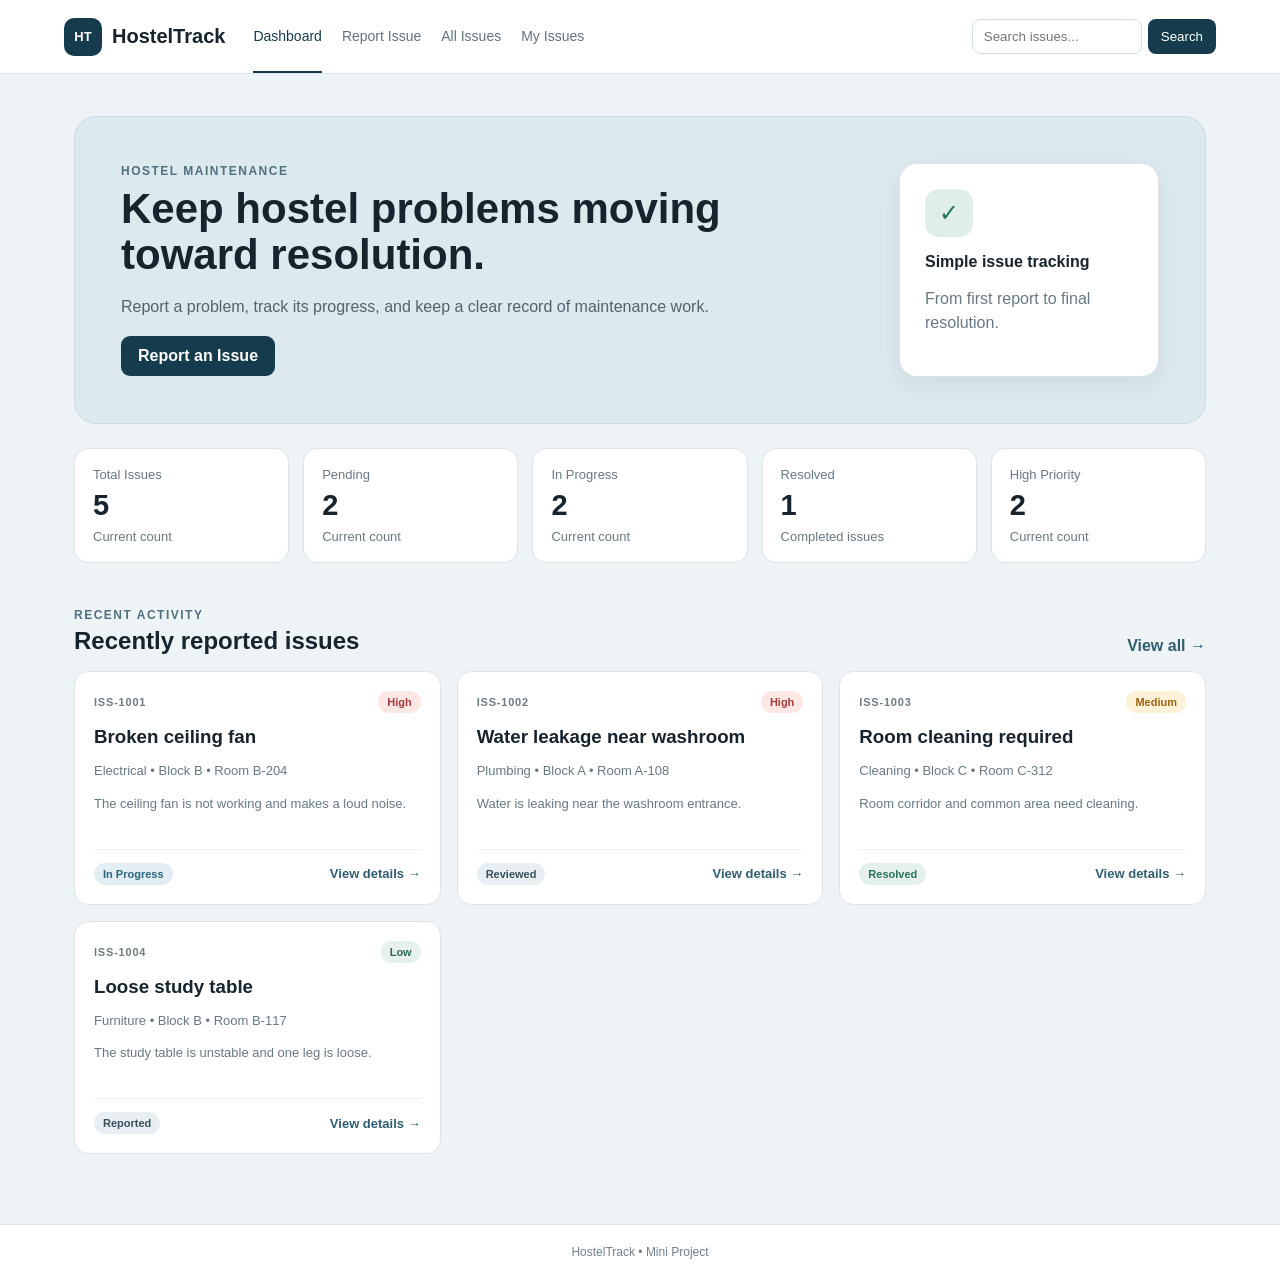
<file: index.html>
<!DOCTYPE html>
<html lang="en">
<head>
  <meta charset="UTF-8">
  <meta name="viewport" content="width=device-width, initial-scale=1.0">
  <title>HostelTrack | Dashboard</title>
  <link rel="stylesheet" href="css/style.css">
</head>
<body data-page="dashboard">
<header class="topbar">
  <a class="brand" href="index.html"><span class="brand-mark">HT</span><span>HostelTrack</span></a>
  <nav>
    <a class="active" href="index.html">Dashboard</a>
    <a href="report.html">Report Issue</a>
    <a href="issues.html">All Issues</a>
    <a href="my-issues.html">My Issues</a>
  </nav>
  <form class="nav-search" onsubmit="globalSearch(event)">
    <input id="globalSearch" type="search" placeholder="Search issues...">
    <button type="submit">Search</button>
  </form>
</header>

<main class="container">
  <section class="hero">
    <div>
      <p class="eyebrow">HOSTEL MAINTENANCE</p>
      <h1>Keep hostel problems moving toward resolution.</h1>
      <p class="hero-text">Report a problem, track its progress, and keep a clear record of maintenance work.</p>
      <a class="btn primary" href="report.html">Report an Issue</a>
    </div>
    <div class="hero-card">
      <span class="hero-icon">✓</span>
      <strong>Simple issue tracking</strong>
      <p>From first report to final resolution.</p>
    </div>
  </section>

  <section class="stats" id="stats"></section>

  <section class="section-head">
    <div>
      <p class="eyebrow">RECENT ACTIVITY</p>
      <h2>Recently reported issues</h2>
    </div>
    <a href="issues.html">View all →</a>
  </section>
  <section id="recentIssues" class="issue-grid"></section>
</main>

<footer>HostelTrack • Mini Project</footer>
<script src="js/data.js"></script>
<script src="js/script.js"></script>
</body>
</html>
</file>
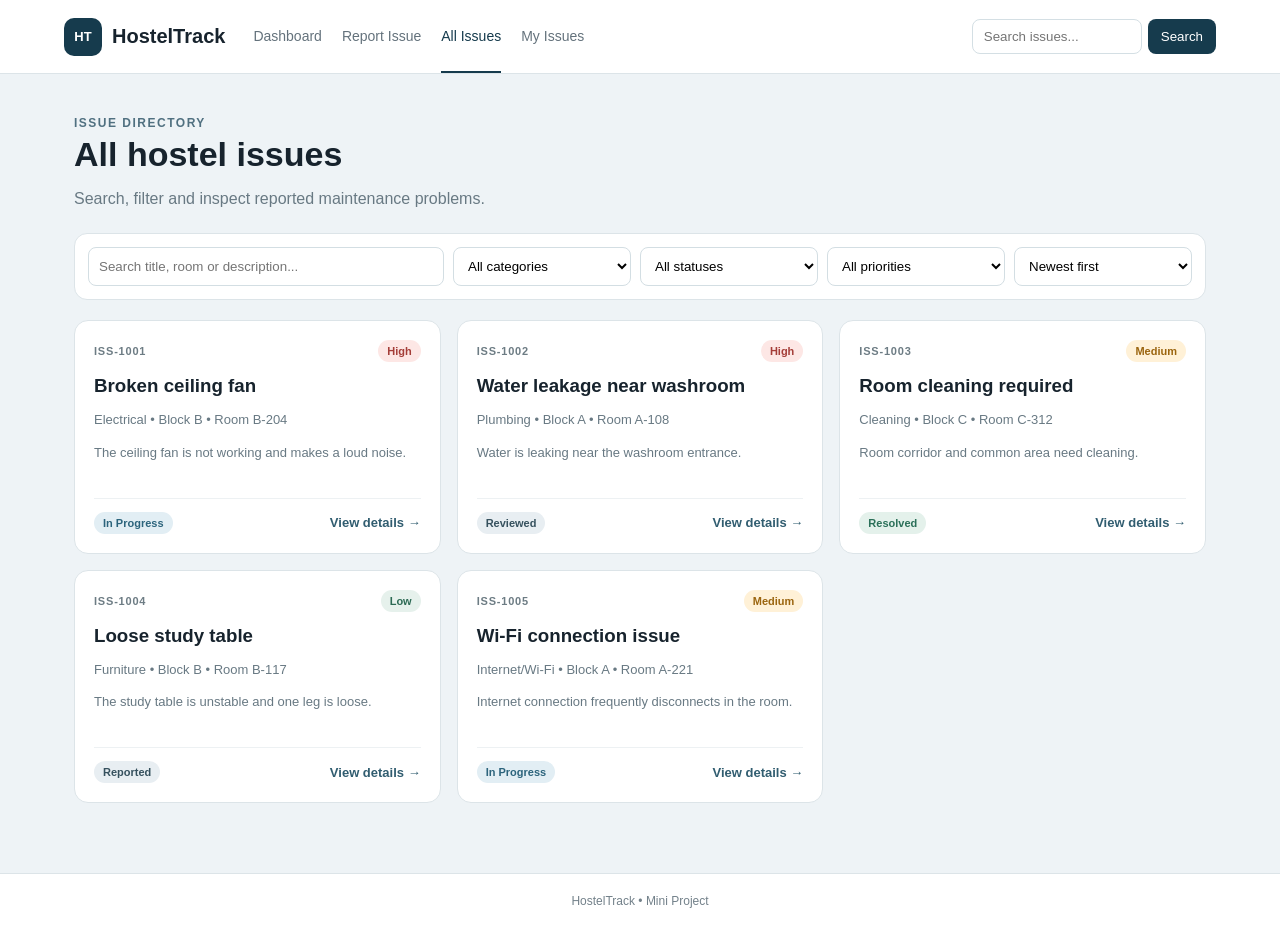
<file: issues.html>
<!DOCTYPE html>
<html lang="en">

<head>
    <meta charset="UTF-8">
    <meta name="viewport" content="width=device-width, initial-scale=1.0">
    <title>HostelTrack | All Issues</title>
    <link rel="stylesheet" href="css/style.css">
</head>
<body data-page="issues">
     <header class="topbar">
        <a class="brand" href="index.html">
            <span class="brand-mark">HT</span>
            <span>HostelTrack</span>
        </a>
     <nav>
        <a href="index.html">Dashboard</a>
        <a href="report.html">Report Issue</a>
        <a class="active" href="issues.html">All Issues</a>
        <a href="my-issues.html">My Issues</a></nav>
     <form class="nav-search" onsubmit="globalSearch(event)">
        <input id="globalSearch" type="search" placeholder="Search issues...">
        <button>Search</button>
    </form>
</header>
   <main class="container">
     <div class="page-title">
        <p class="eyebrow">ISSUE DIRECTORY</p>
        <h1>All hostel issues</h1>
        <p>Search, filter and inspect reported maintenance problems.</p>
    </div>
   <section class="filter-bar">
   <input id="issueSearch" type="search" placeholder="Search title, room or description...">
   <select id="categoryFilter">
    <option value="">All categories</option>
    <option>Electrical</option><option>Plumbing</option>
    <option>Cleaning</option><option>Furniture</option>
    <option>Internet/Wi-Fi</option><option>Other</option>
   </select>
   <select id="statusFilter">
    <option value="">All statuses</option>
    <option>Reported</option><option>Reviewed</option>
    <option>In Progress</option><option>Resolved</option>
  </select>
   <select id="priorityFilter">
    <option value="">All priorities</option>
    <option>Low</option><option>Medium</option>
    <option>High</option>
   </select>
   <select id="sortFilter">
    <option value="newest">Newest first</option>
    <option value="oldest">Oldest first</option>
   </select>
   </section>
   <section id="issueList" class="issue-grid"></section>
 </main>
<footer>HostelTrack • Mini Project</footer>
<script src="js/data.js"></script><script src="js/script.js"></script></body></html>
</file>
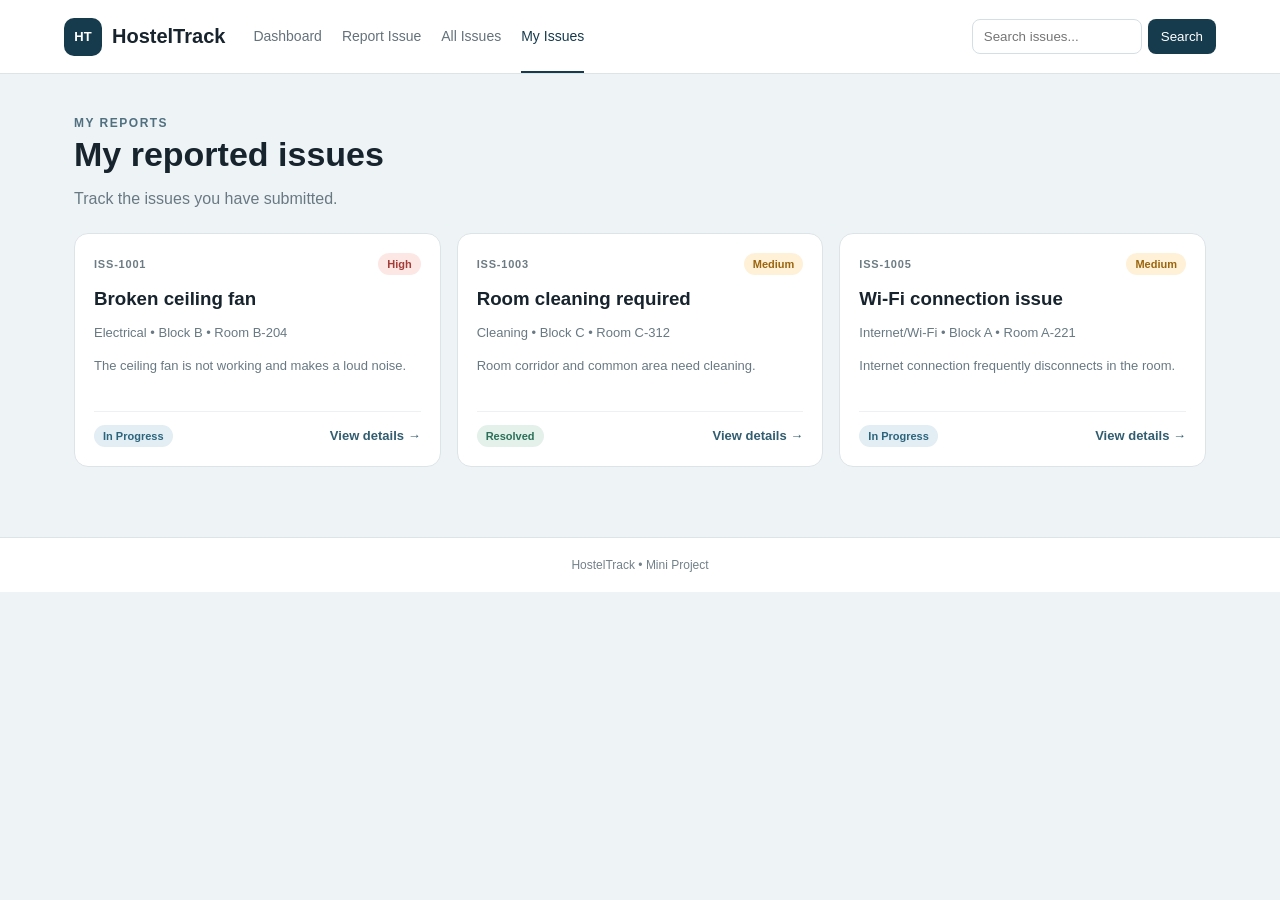
<file: my-issues.html>
<!DOCTYPE html>
<html lang="en">
<head>
    <meta charset="UTF-8">
    <meta name="viewport" content="width=device-width, initial-scale=1.0">
    <title>HostelTrack | My Issues</title>
    <link rel="stylesheet" href="css/style.css">
</head>
<body data-page="mine">
     <header class="topbar">
        <a class="brand" href="index.html">
            <span class="brand-mark">HT</span>
            <span>HostelTrack</span>
        </a>
      <nav>
        <a href="index.html">Dashboard</a>
        <a href="report.html">Report Issue</a>
        <a href="issues.html">All Issues</a>
        <a class="active" href="my-issues.html">My Issues</a>
    </nav>
   <form class="nav-search" onsubmit="globalSearch(event)">
    <input id="globalSearch" type="search" placeholder="Search issues...">
    <button>Search</button>
   </form>
</header>
   <main class="container">
     <div class="page-title">
        <p class="eyebrow">MY REPORTS</p>
        <h1>My reported issues</h1>
        <p>Track the issues you have submitted.</p>
    </div>
     <section id="myIssues" class="issue-grid"></section>
   </main>
<footer>HostelTrack • Mini Project</footer>
<script src="js/data.js"></script><script src="js/script.js"></script></body></html>
</file>
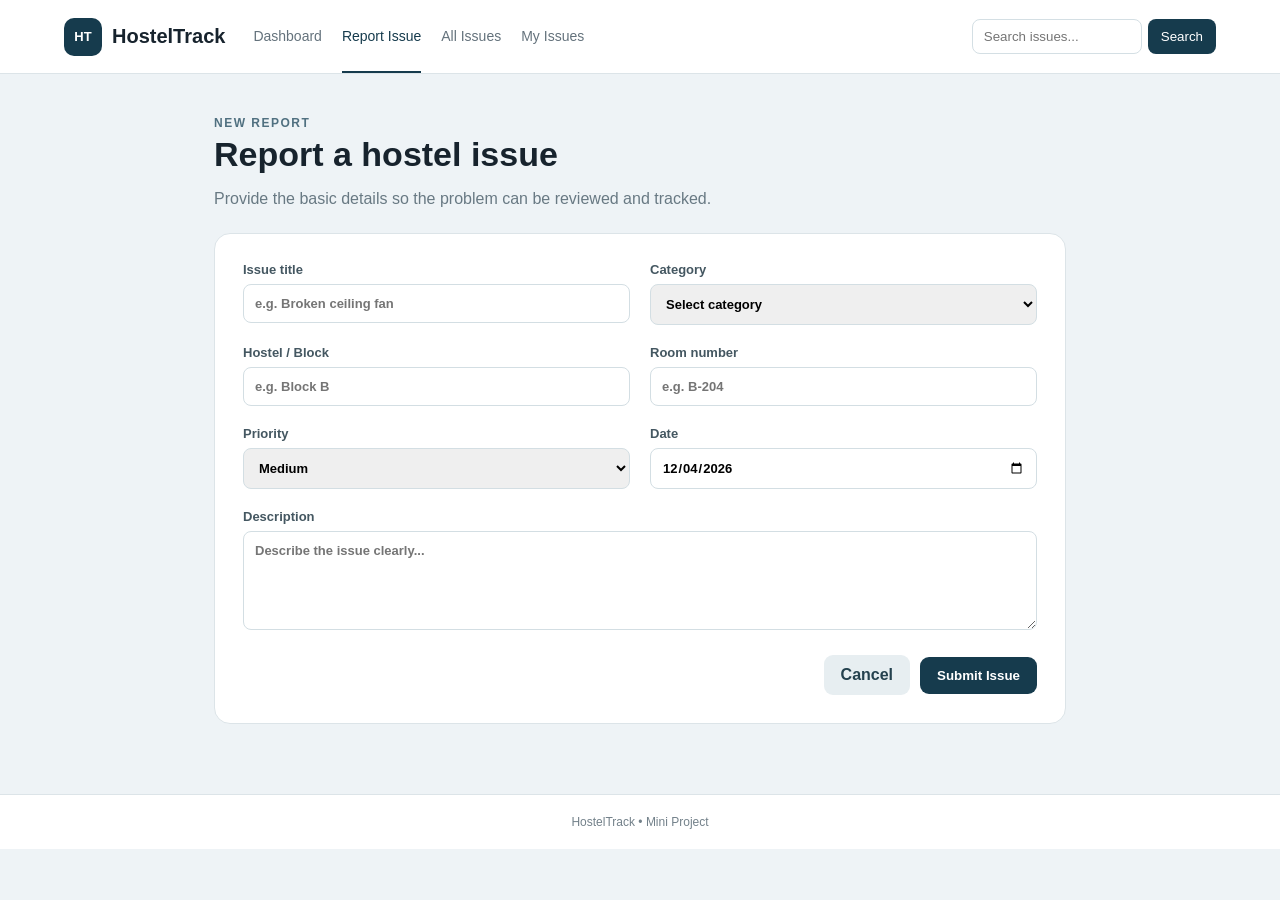
<file: report.html>
<!DOCTYPE html>
<html lang="en">
<head>
<meta charset="UTF-8"><meta name="viewport" content="width=device-width, initial-scale=1.0">
<title>HostelTrack | Report Issue</title><link rel="stylesheet" href="css/style.css">
</head>
<body data-page="report">
<header class="topbar">
<a class="brand" href="index.html"><span class="brand-mark">HT</span><span>HostelTrack</span></a>
<nav><a href="index.html">Dashboard</a><a class="active" href="report.html">Report Issue</a><a href="issues.html">All Issues</a><a href="my-issues.html">My Issues</a></nav>
<form class="nav-search" onsubmit="globalSearch(event)"><input id="globalSearch" type="search" placeholder="Search issues..."><button>Search</button></form>
</header>
<main class="container narrow">
<div class="page-title"><p class="eyebrow">NEW REPORT</p><h1>Report a hostel issue</h1><p>Provide the basic details so the problem can be reviewed and tracked.</p></div>
<form id="issueForm" class="form-card">
<div class="form-grid">
<label>Issue title<input name="title" required placeholder="e.g. Broken ceiling fan"></label>
<label>Category<select name="category" required><option value="">Select category</option><option>Electrical</option><option>Plumbing</option><option>Cleaning</option><option>Furniture</option><option>Internet/Wi-Fi</option><option>Other</option></select></label>
<label>Hostel / Block<input name="hostel" required placeholder="e.g. Block B"></label>
<label>Room number<input name="room" required placeholder="e.g. B-204"></label>
<label>Priority<select name="priority" required><option>Low</option><option selected>Medium</option><option>High</option></select></label>
<label>Date<input name="date" id="issueDate" type="date" required></label>
<label class="full">Description<textarea name="description" required rows="5" placeholder="Describe the issue clearly..."></textarea></label>
</div>
<div class="form-actions"><a class="btn secondary" href="index.html">Cancel</a><button class="btn primary" type="submit">Submit Issue</button></div>
</form>
</main>
<footer>HostelTrack • Mini Project</footer>
<script src="js/data.js"></script><script src="js/script.js"></script>
</body></html>
</file>
<file: css/style.css>
*{box-sizing:border-box}body{margin:0;font-family:Arial,Helvetica,sans-serif;background:#eef3f6;color:#17232d}a{text-decoration:none;color:inherit}.topbar{height:74px;background:#fff;border-bottom:1px solid #dce4e8;display:flex;align-items:center;padding:0 5%;gap:28px;position:sticky;top:0;z-index:5}.brand{display:flex;align-items:center;gap:10px;font-weight:800;font-size:20px;white-space:nowrap}.brand-mark{width:38px;height:38px;border-radius:10px;background:#163b4d;color:#fff;display:grid;place-items:center;font-size:13px}nav{display:flex;gap:20px;font-size:14px}nav a{padding:27px 0;color:#64727c;border-bottom:2px solid transparent}nav a:hover,nav a.active{color:#163b4d;border-color:#163b4d}.nav-search{margin-left:auto;display:flex;gap:6px}.nav-search input{width:170px;padding:9px 11px;border:1px solid #d4dfe4;border-radius:8px;outline:none}.nav-search button{border:0;background:#163b4d;color:#fff;border-radius:8px;padding:0 13px}.container{max-width:1180px;margin:0 auto;padding:42px 24px 70px}.narrow{max-width:900px}.hero{background:#dce9ee;border:1px solid #cbdce2;border-radius:22px;padding:46px;display:flex;justify-content:space-between;align-items:center;gap:30px}.hero h1{font-size:42px;line-height:1.1;max-width:650px;margin:8px 0 15px}.hero-text{color:#52636e;max-width:620px;line-height:1.6}.eyebrow{font-size:12px;font-weight:800;letter-spacing:1.5px;color:#507080;margin:0}.hero-card{background:#fff;border:1px solid #dce4e8;border-radius:18px;padding:25px;width:260px;box-shadow:0 8px 25px #163b4d12}.hero-icon{display:grid;place-items:center;width:48px;height:48px;border-radius:14px;background:#dfeee8;color:#26735d;font-size:24px;margin-bottom:16px}.hero-card p{color:#697983;line-height:1.5}.btn{display:inline-flex;align-items:center;justify-content:center;border:0;border-radius:9px;padding:11px 17px;font-weight:700;cursor:pointer}.primary{background:#163b4d;color:#fff}.secondary{background:#e7eef1;color:#24414e}.danger{background:#fbe6e5;color:#a6423e}.stats{display:grid;grid-template-columns:repeat(5,1fr);gap:14px;margin:24px 0 45px}.stat-card{background:#fff;border:1px solid #dce4e8;border-radius:14px;padding:18px}.stat-card span,.stat-card small{display:block;color:#687983;font-size:13px}.stat-card strong{display:block;font-size:29px;margin:7px 0}.section-head{display:flex;justify-content:space-between;align-items:end;margin-bottom:16px}.section-head h2,.page-title h1{margin:5px 0 0}.section-head a{color:#315d70;font-weight:700}.page-title{margin-bottom:25px}.page-title h1{font-size:34px}.page-title>p:last-child{color:#687983}.issue-grid{display:grid;grid-template-columns:repeat(3,1fr);gap:16px}.issue-card{background:#fff;border:1px solid #dce4e8;border-radius:14px;padding:19px}.card-top,.card-bottom,.detail-head,.form-actions{display:flex;justify-content:space-between;align-items:center;gap:10px}.issue-id{font-size:11px;font-weight:800;letter-spacing:.8px;color:#6d7c84}.issue-card h3{margin:13px 0 8px}.muted,.desc{color:#687983;font-size:13px;line-height:1.5}.desc{min-height:40px}.badge,.status{display:inline-block;padding:5px 9px;border-radius:20px;font-size:11px;font-weight:800}.high{background:#fde7e5;color:#a43d38}.medium{background:#fff1d7;color:#9b650f}.low{background:#e6f1ec;color:#2c6a54}.status{background:#e8eef2;color:#36515e}.status.in-progress{background:#e2eef4;color:#2c647c}.status.resolved{background:#e4f1eb;color:#2b7059}.card-bottom{margin-top:15px;border-top:1px solid #edf1f3;padding-top:13px}.card-bottom a{font-size:13px;font-weight:700;color:#315d70}.form-card,.detail-card{background:#fff;border:1px solid #dce4e8;border-radius:16px;padding:28px}.form-grid{display:grid;grid-template-columns:1fr 1fr;gap:20px}.form-grid label{font-size:13px;font-weight:700;color:#445761}.form-grid input,.form-grid select,.form-grid textarea{display:block;width:100%;margin-top:7px;padding:11px;border:1px solid #d3dee3;border-radius:8px;font:inherit;outline:none}.form-grid textarea{resize:vertical}.full{grid-column:1/-1}.form-actions{margin-top:25px;justify-content:flex-end}.filter-bar{background:#fff;border:1px solid #dce4e8;border-radius:13px;padding:13px;display:grid;grid-template-columns:2fr repeat(4,1fr);gap:9px;margin-bottom:20px}.filter-bar input,.filter-bar select{padding:10px;border:1px solid #d3dee3;border-radius:8px;background:#fff}.empty{background:#fff;border:1px dashed #cbd8de;border-radius:14px;padding:40px;text-align:center;color:#687983;grid-column:1/-1}.back{display:inline-block;margin-bottom:16px;color:#315d70;font-weight:700}.detail-head h1{font-size:32px;margin:7px 0 0}.detail-meta{display:grid;grid-template-columns:repeat(3,1fr);gap:12px;margin:25px 0}.detail-meta div,.description-box{background:#f5f8f9;border-radius:10px;padding:14px}.detail-meta small,.description-box small{display:block;color:#70808a;font-size:11px;text-transform:uppercase;letter-spacing:.7px}.detail-meta strong{display:block;margin-top:6px;font-size:14px}.description-box{margin-bottom:28px}.description-box p{line-height:1.6;color:#50616b}.detail-card h2{font-size:20px}.timeline{margin:20px 0}.timeline-item{display:flex;gap:14px;min-height:58px;position:relative;color:#9aa6ac}.timeline-item:before{content:"";position:absolute;left:10px;top:24px;height:40px;border-left:2px solid #d9e1e5}.timeline-item:last-child:before{display:none}.timeline-item>span{width:22px;height:22px;border-radius:50%;display:grid;place-items:center;background:#e9eef0;z-index:1;font-size:11px}.timeline-item.done{color:#326c59}.timeline-item.done>span{background:#dceee7}.timeline-item.current{color:#315d70}.timeline-item div strong,.timeline-item div small{display:block}.timeline-item small{font-size:11px;margin-top:4px;color:#89969d}.resolution{background:#e8f3ee;border-left:4px solid #3e8068;padding:14px 16px;border-radius:8px;margin-top:15px}.resolution p{margin-bottom:0;color:#506b61}.admin-actions{display:flex;gap:10px;justify-content:flex-end;margin-top:25px}footer{text-align:center;padding:20px;color:#73818a;font-size:12px;border-top:1px solid #dce4e8;background:#fff}@media(max-width:950px){nav{gap:10px}.nav-search input{width:120px}.stats{grid-template-columns:repeat(3,1fr)}.issue-grid{grid-template-columns:repeat(2,1fr)}.filter-bar{grid-template-columns:1fr 1fr}.hero h1{font-size:34px}}@media(max-width:700px){.topbar{height:auto;padding:12px 18px;flex-wrap:wrap}.brand{margin-right:auto}nav{order:3;width:100%;overflow:auto}nav a{padding:10px 0}.nav-search{display:none}.container{padding:28px 16px}.hero{padding:28px;display:block}.hero-card{width:auto;margin-top:24px}.hero h1{font-size:30px}.stats,.issue-grid,.form-grid,.detail-meta{grid-template-columns:1fr}.filter-bar{grid-template-columns:1fr}.full{grid-column:auto}.detail-head{align-items:flex-start;flex-direction:column}}
</file>
